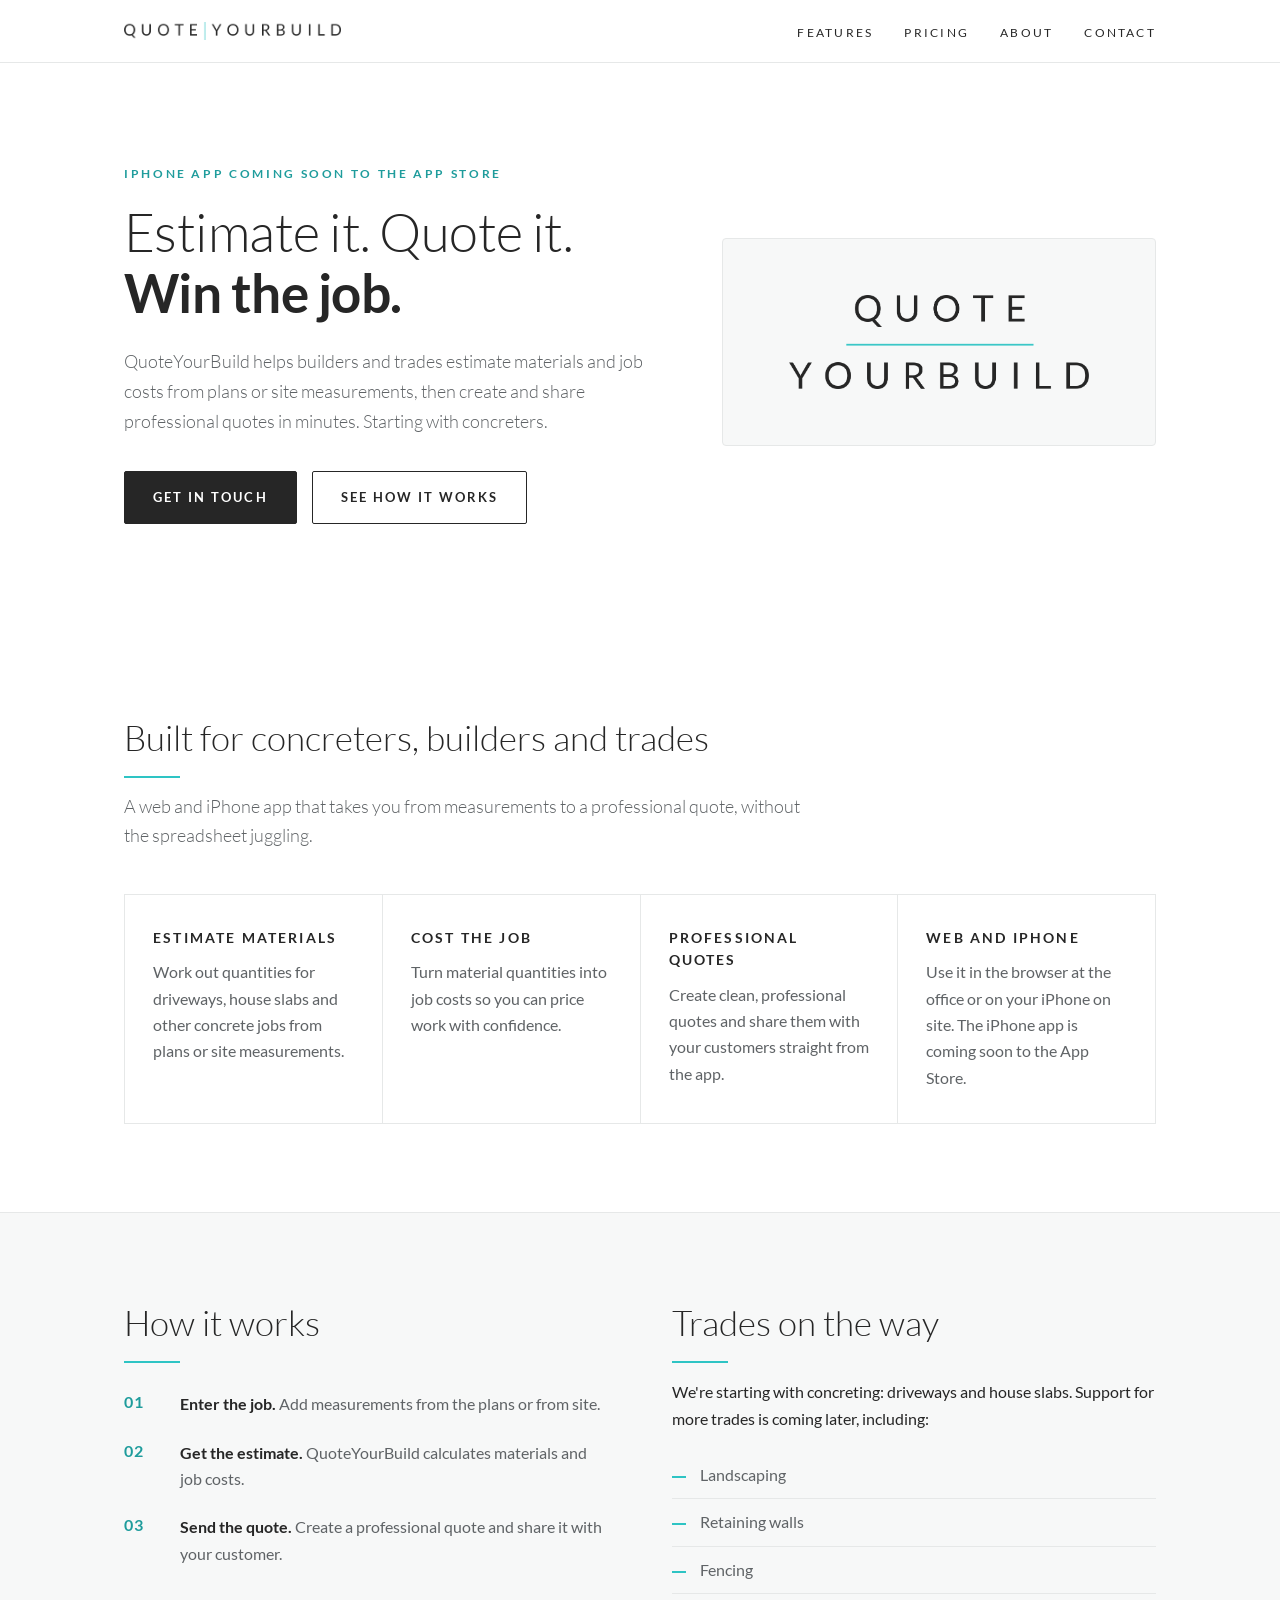
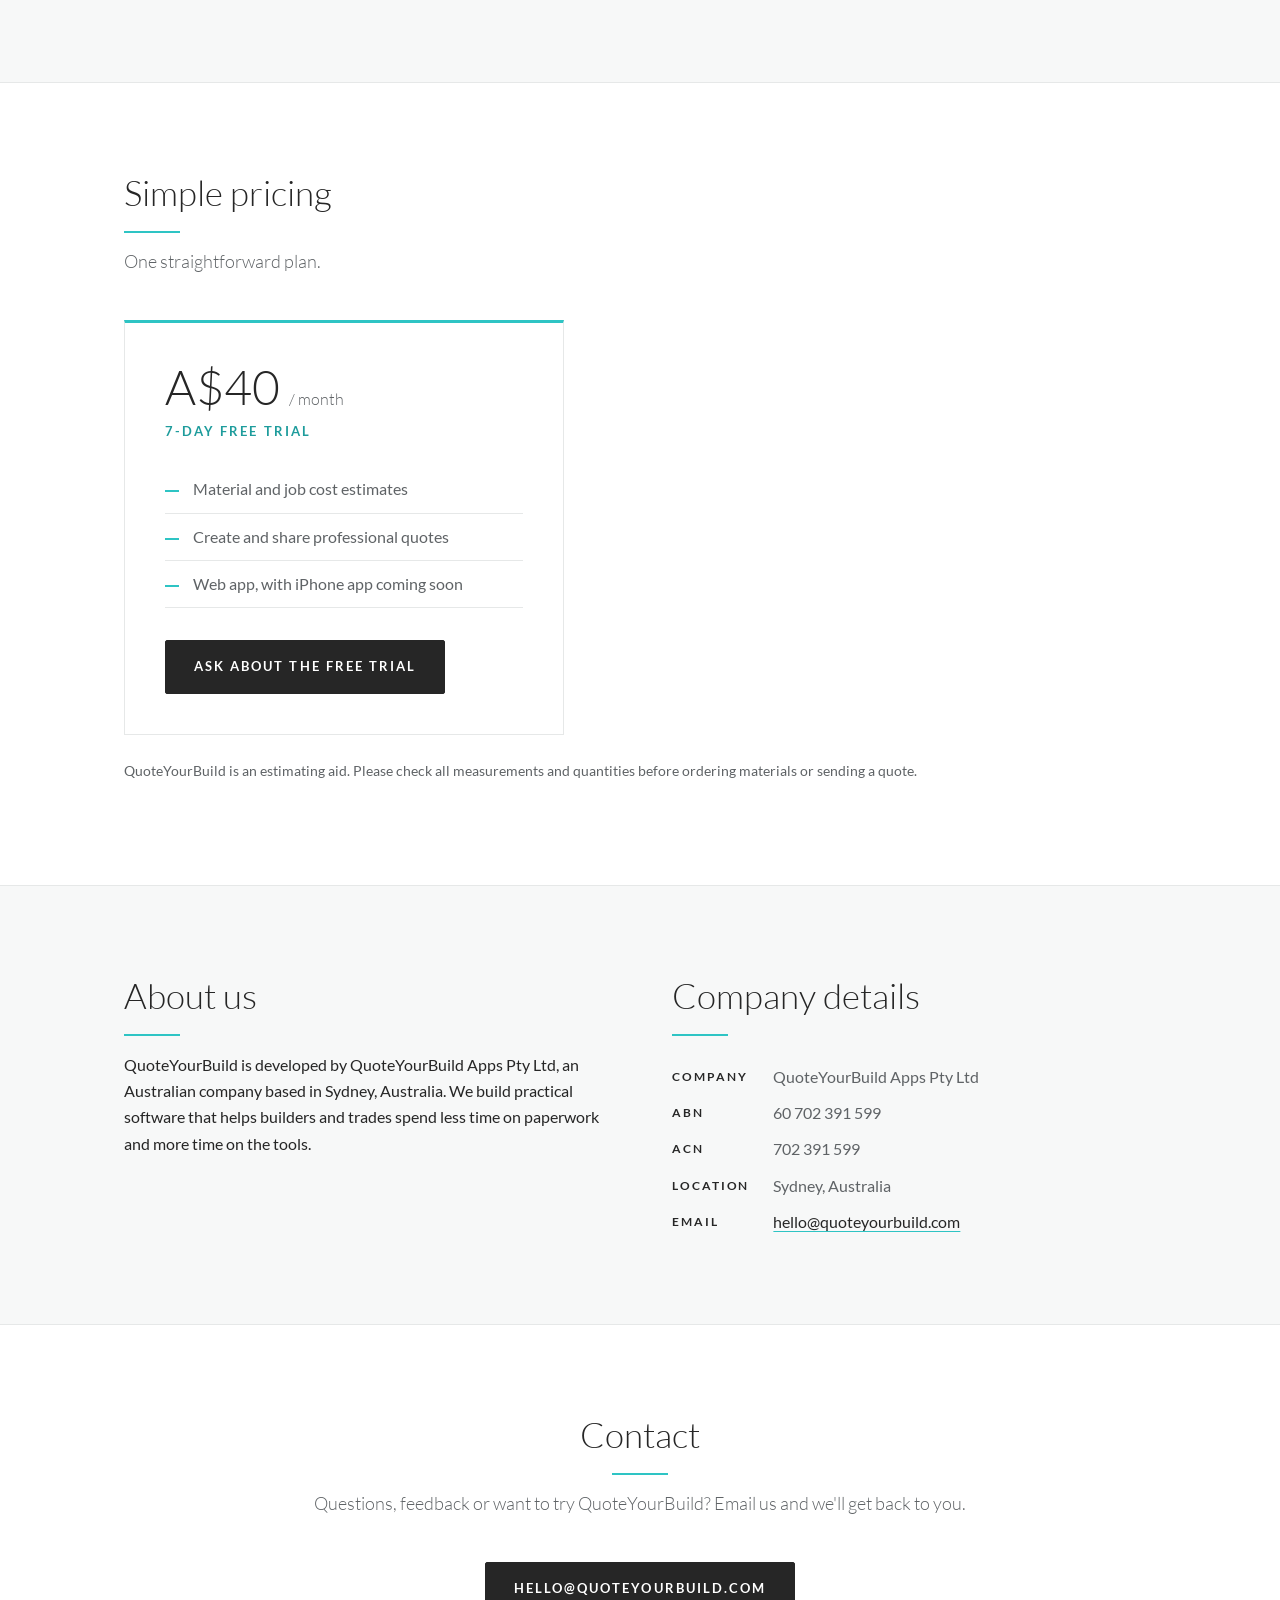
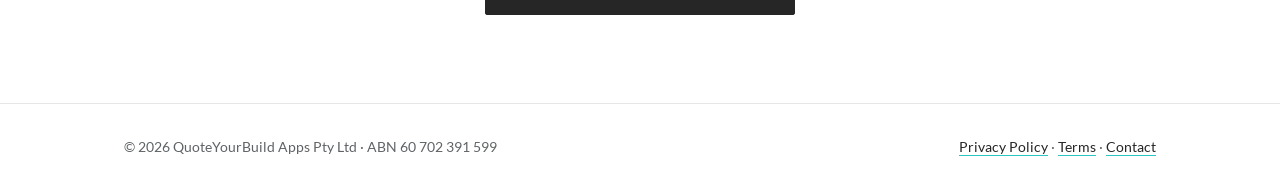
<file: index.html>
<!doctype html>
<html lang="en-AU">
<head>
<meta charset="utf-8">
<meta name="viewport" content="width=device-width,initial-scale=1">
<title>QuoteYourBuild – Estimating and quoting app for builders and trades</title>
<meta name="description" content="QuoteYourBuild is a web and iPhone app that helps builders and trades, starting with concreters, estimate materials and job costs and create professional quotes. Made by QuoteYourBuild Apps Pty Ltd, Sydney, Australia.">
<meta name="theme-color" content="#ffffff">
<link rel="icon" href="favicon.ico" sizes="any">
<link rel="icon" type="image/png" sizes="32x32" href="favicon-32.png">
<link rel="apple-touch-icon" href="apple-touch-icon.png">
<meta property="og:title" content="QuoteYourBuild">
<meta property="og:description" content="Estimate materials and job costs and create professional quotes. Built for concreters, builders and trades.">
<meta property="og:image" content="https://quoteyourbuild.com/assets/icon-512.png">
<meta property="og:url" content="https://quoteyourbuild.com/">
<link rel="preload" href="fonts/lato-400.woff2" as="font" type="font/woff2" crossorigin>
<link rel="stylesheet" href="styles.css">
</head>
<body>
<header class="site">
 <div class="wrap">
  <a class="brand" href="./" aria-label="QuoteYourBuild home"><img src="assets/logo-wordmark.png" alt="QuoteYourBuild" width="217" height="18"></a>
  <nav aria-label="Main">
   <a href="#features">Features</a>
   <a href="#pricing">Pricing</a>
   <a href="#about">About</a>
   <a href="#contact">Contact</a>
  </nav>
 </div>
</header>

<main>
<section class="hero">
 <div class="wrap">
  <div>
   <span class="eyebrow">iPhone app coming soon to the App Store</span>
   <h1>Estimate it. Quote it.<br><strong>Win the job.</strong></h1>
   <p>QuoteYourBuild helps builders and trades estimate materials and job costs from plans or site measurements, then create and share professional quotes in minutes. Starting with concreters.</p>
   <a class="btn" href="mailto:hello@quoteyourbuild.com?subject=QuoteYourBuild%20enquiry">Get in touch</a>
   <a class="btn ghost" href="#features">See how it works</a>
  </div>
  <div class="mark"><img src="assets/logo-stacked.png" alt="QuoteYourBuild logo" width="939" height="294"></div>
 </div>
</section>

<section id="features">
 <div class="wrap">
  <h2>Built for concreters, builders and trades</h2>
  <p class="lead">A web and iPhone app that takes you from measurements to a professional quote, without the spreadsheet juggling.</p>
  <div class="grid">
   <div class="card"><h3>Estimate materials</h3><p>Work out quantities for driveways, house slabs and other concrete jobs from plans or site measurements.</p></div>
   <div class="card"><h3>Cost the job</h3><p>Turn material quantities into job costs so you can price work with confidence.</p></div>
   <div class="card"><h3>Professional quotes</h3><p>Create clean, professional quotes and share them with your customers straight from the app.</p></div>
   <div class="card"><h3>Web and iPhone</h3><p>Use it in the browser at the office or on your iPhone on site. The iPhone app is coming soon to the App Store.</p></div>
  </div>
 </div>
</section>

<section class="alt">
 <div class="wrap two">
  <div>
   <h2>How it works</h2>
   <ol class="steps">
    <li><strong>Enter the job.</strong> Add measurements from the plans or from site.</li>
    <li><strong>Get the estimate.</strong> QuoteYourBuild calculates materials and job costs.</li>
    <li><strong>Send the quote.</strong> Create a professional quote and share it with your customer.</li>
   </ol>
  </div>
  <div>
   <h2>Trades on the way</h2>
   <p>We're starting with concreting: driveways and house slabs. Support for more trades is coming later, including:</p>
   <ul class="plain">
    <li>Landscaping</li>
    <li>Retaining walls</li>
    <li>Fencing</li>
   </ul>
  </div>
 </div>
</section>

<section id="pricing">
 <div class="wrap">
  <h2>Simple pricing</h2>
  <p class="lead">One straightforward plan.</p>
  <div class="price">
   <div class="amt">A$40 <small>/ month</small></div>
   <p class="trial">7-day free trial</p>
   <ul class="plain">
    <li>Material and job cost estimates</li>
    <li>Create and share professional quotes</li>
    <li>Web app, with iPhone app coming soon</li>
   </ul>
   <a class="btn" href="mailto:hello@quoteyourbuild.com?subject=QuoteYourBuild%20free%20trial">Ask about the free trial</a>
  </div>
  <p class="note" style="margin-top:24px">QuoteYourBuild is an estimating aid. Please check all measurements and quantities before ordering materials or sending a quote.</p>
 </div>
</section>

<section id="about" class="alt">
 <div class="wrap two">
  <div>
   <h2>About us</h2>
   <p>QuoteYourBuild is developed by QuoteYourBuild Apps Pty Ltd, an Australian company based in Sydney, Australia. We build practical software that helps builders and trades spend less time on paperwork and more time on the tools.</p>
  </div>
  <div class="company">
   <h2>Company details</h2>
   <dl>
    <dt>Company</dt><dd>QuoteYourBuild Apps Pty Ltd</dd>
    <dt>ABN</dt><dd>60 702 391 599</dd>
    <dt>ACN</dt><dd>702 391 599</dd>
    <dt>Location</dt><dd>Sydney, Australia</dd>
    <dt>Email</dt><dd><a href="mailto:hello@quoteyourbuild.com">hello@quoteyourbuild.com</a></dd>
   </dl>
  </div>
 </div>
</section>

<section id="contact">
 <div class="wrap">
  <h2>Contact</h2>
  <p class="lead">Questions, feedback or want to try QuoteYourBuild? Email us and we'll get back to you.</p>
  <a class="btn" href="mailto:hello@quoteyourbuild.com">hello@quoteyourbuild.com</a>
 </div>
</section>
</main>

<footer class="site">
 <div class="wrap">
  <span>© 2026 QuoteYourBuild Apps Pty Ltd · ABN 60 702 391 599</span>
  <span><a href="privacy.html">Privacy Policy</a> · <a href="privacy.html#terms">Terms</a> · <a href="mailto:hello@quoteyourbuild.com">Contact</a></span>
 </div>
</footer>
</body>
</html>
</file>
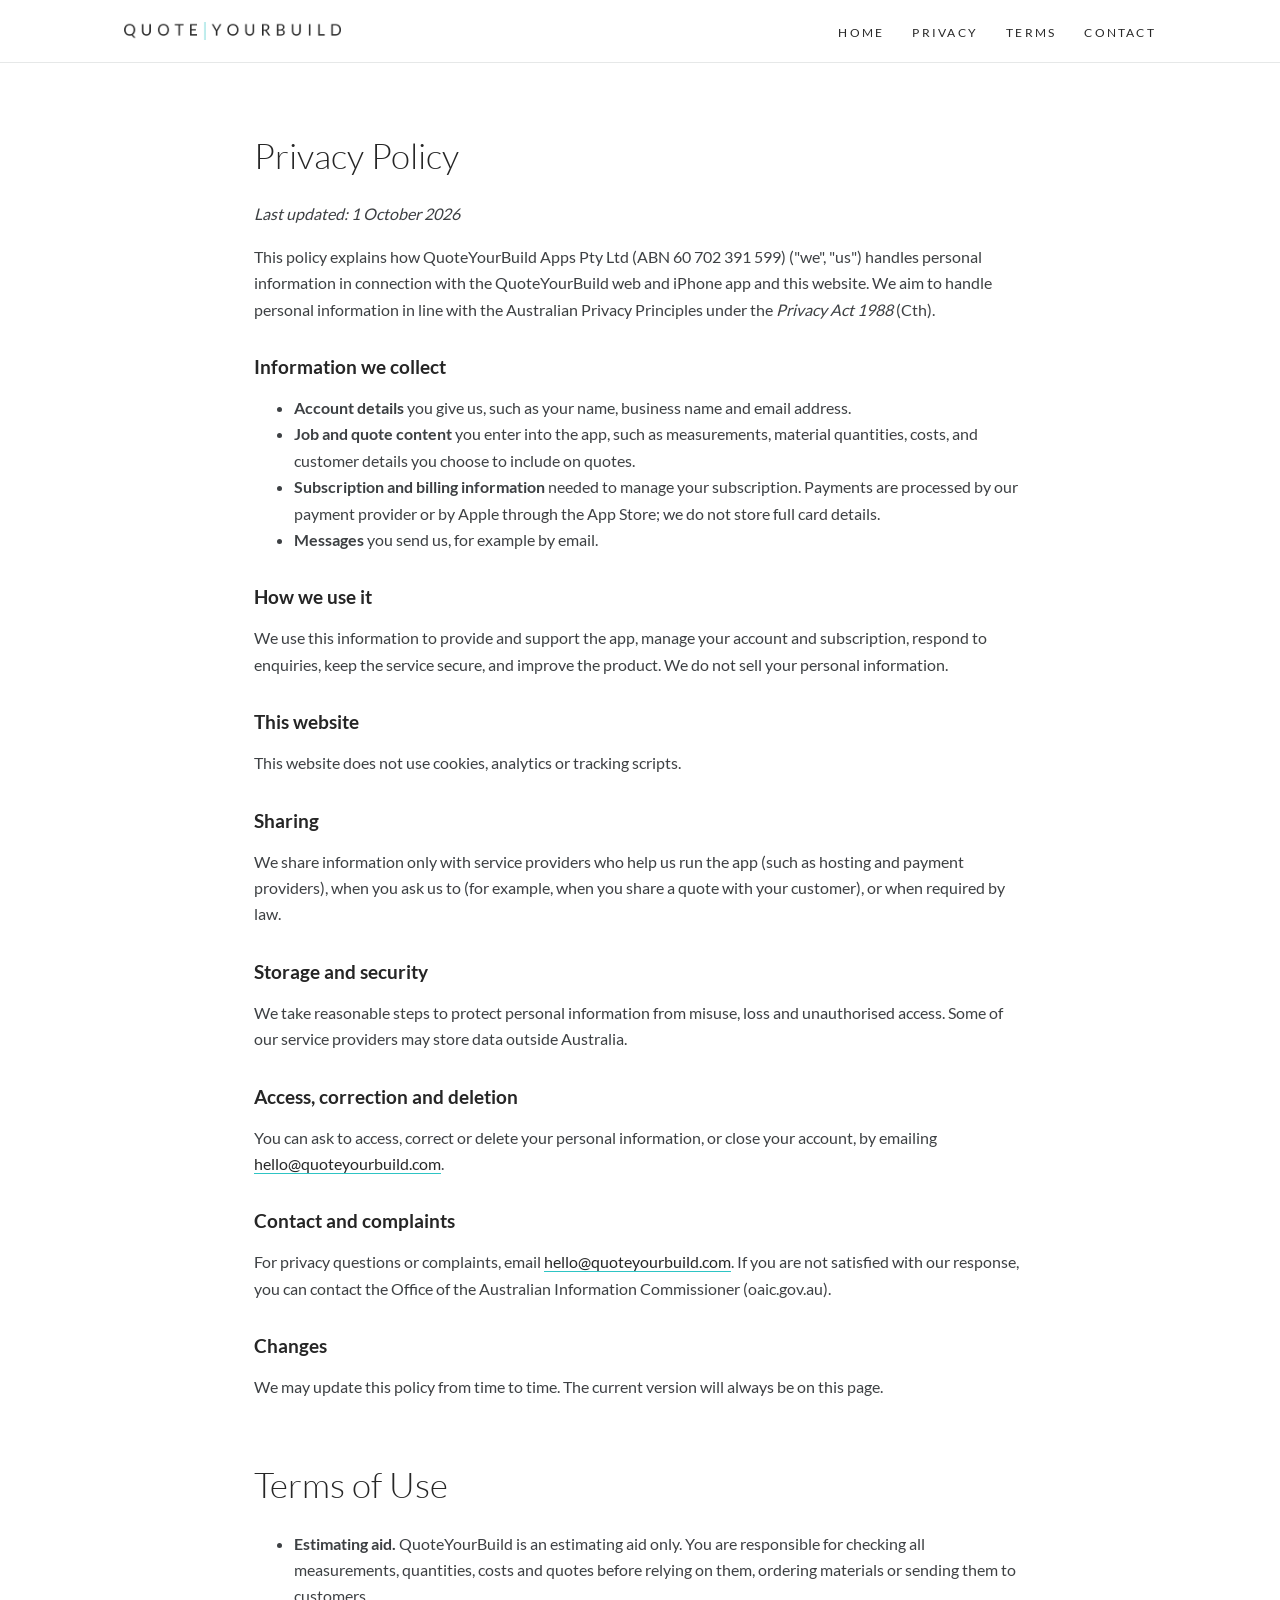
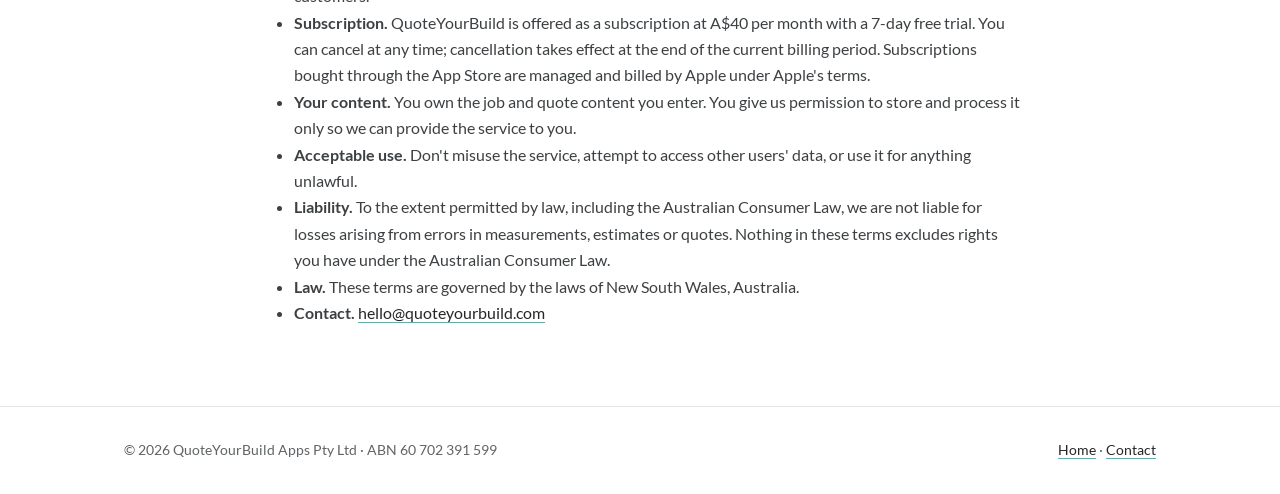
<file: privacy.html>
<!doctype html>
<html lang="en-AU">
<head>
<meta charset="utf-8">
<meta name="viewport" content="width=device-width,initial-scale=1">
<title>Privacy Policy and Terms – QuoteYourBuild</title>
<meta name="description" content="Privacy Policy and Terms of use for QuoteYourBuild, by QuoteYourBuild Apps Pty Ltd.">
<meta name="theme-color" content="#ffffff">
<link rel="icon" href="favicon.ico" sizes="any">
<link rel="icon" type="image/png" sizes="32x32" href="favicon-32.png">
<link rel="apple-touch-icon" href="apple-touch-icon.png">
<link rel="stylesheet" href="styles.css">
</head>
<body>
<header class="site">
 <div class="wrap">
  <a class="brand" href="./" aria-label="QuoteYourBuild home"><img src="assets/logo-wordmark.png" alt="QuoteYourBuild" width="217" height="18"></a>
  <nav aria-label="Main"><a href="./">Home</a><a href="#privacy">Privacy</a><a href="#terms">Terms</a><a href="mailto:hello@quoteyourbuild.com">Contact</a></nav>
 </div>
</header>
<main class="wrap legal">
<h1 id="privacy">Privacy Policy</h1>
<p><em>Last updated: 1 October 2026</em></p>
<p>This policy explains how QuoteYourBuild Apps Pty Ltd (ABN 60 702 391 599) ("we", "us") handles personal information in connection with the QuoteYourBuild web and iPhone app and this website. We aim to handle personal information in line with the Australian Privacy Principles under the <em>Privacy Act 1988</em> (Cth).</p>

<h2>Information we collect</h2>
<ul>
 <li><strong>Account details</strong> you give us, such as your name, business name and email address.</li>
 <li><strong>Job and quote content</strong> you enter into the app, such as measurements, material quantities, costs, and customer details you choose to include on quotes.</li>
 <li><strong>Subscription and billing information</strong> needed to manage your subscription. Payments are processed by our payment provider or by Apple through the App Store; we do not store full card details.</li>
 <li><strong>Messages</strong> you send us, for example by email.</li>
</ul>

<h2>How we use it</h2>
<p>We use this information to provide and support the app, manage your account and subscription, respond to enquiries, keep the service secure, and improve the product. We do not sell your personal information.</p>

<h2>This website</h2>
<p>This website does not use cookies, analytics or tracking scripts.</p>

<h2>Sharing</h2>
<p>We share information only with service providers who help us run the app (such as hosting and payment providers), when you ask us to (for example, when you share a quote with your customer), or when required by law.</p>

<h2>Storage and security</h2>
<p>We take reasonable steps to protect personal information from misuse, loss and unauthorised access. Some of our service providers may store data outside Australia.</p>

<h2>Access, correction and deletion</h2>
<p>You can ask to access, correct or delete your personal information, or close your account, by emailing <a href="mailto:hello@quoteyourbuild.com">hello@quoteyourbuild.com</a>.</p>

<h2>Contact and complaints</h2>
<p>For privacy questions or complaints, email <a href="mailto:hello@quoteyourbuild.com">hello@quoteyourbuild.com</a>. If you are not satisfied with our response, you can contact the Office of the Australian Information Commissioner (oaic.gov.au).</p>

<h2>Changes</h2>
<p>We may update this policy from time to time. The current version will always be on this page.</p>

<h1 id="terms" style="margin-top:56px">Terms of Use</h1>
<ul>
 <li><strong>Estimating aid.</strong> QuoteYourBuild is an estimating aid only. You are responsible for checking all measurements, quantities, costs and quotes before relying on them, ordering materials or sending them to customers.</li>
 <li><strong>Subscription.</strong> QuoteYourBuild is offered as a subscription at A$40 per month with a 7-day free trial. You can cancel at any time; cancellation takes effect at the end of the current billing period. Subscriptions bought through the App Store are managed and billed by Apple under Apple's terms.</li>
 <li><strong>Your content.</strong> You own the job and quote content you enter. You give us permission to store and process it only so we can provide the service to you.</li>
 <li><strong>Acceptable use.</strong> Don't misuse the service, attempt to access other users' data, or use it for anything unlawful.</li>
 <li><strong>Liability.</strong> To the extent permitted by law, including the Australian Consumer Law, we are not liable for losses arising from errors in measurements, estimates or quotes. Nothing in these terms excludes rights you have under the Australian Consumer Law.</li>
 <li><strong>Law.</strong> These terms are governed by the laws of New South Wales, Australia.</li>
 <li><strong>Contact.</strong> <a href="mailto:hello@quoteyourbuild.com">hello@quoteyourbuild.com</a></li>
</ul>
</main>
<footer class="site">
 <div class="wrap">
  <span>© 2026 QuoteYourBuild Apps Pty Ltd · ABN 60 702 391 599</span>
  <span><a href="./">Home</a> · <a href="mailto:hello@quoteyourbuild.com">Contact</a></span>
 </div>
</footer>
</body>
</html>
</file>
<file: styles.css>
@font-face{font-family:'Lato';font-style:normal;font-weight:300;font-display:swap;src:url(fonts/lato-300.woff2) format('woff2')}
@font-face{font-family:'Lato';font-style:normal;font-weight:400;font-display:swap;src:url(fonts/lato-400.woff2) format('woff2')}
@font-face{font-family:'Lato';font-style:normal;font-weight:700;font-display:swap;src:url(fonts/lato-700.woff2) format('woff2')}
:root{--ink:#262626;--muted:#5f6366;--aqua:#2EC4C4;--aqua-dark:#1E9C9C;--off:#F7F8F8;--line:#E6E8E8;--white:#fff}
*{box-sizing:border-box}
html{scroll-behavior:smooth}
body{margin:0;font-family:'Lato',-apple-system,BlinkMacSystemFont,"Segoe UI",Helvetica,Arial,sans-serif;color:var(--ink);line-height:1.65;background:var(--white);font-weight:400;-webkit-font-smoothing:antialiased}
a{color:var(--ink);text-decoration-color:var(--aqua);text-underline-offset:3px}
a:hover{color:var(--aqua-dark)}
.wrap{max-width:1080px;margin:0 auto;padding:0 24px}
header.site{background:rgba(255,255,255,.96);border-bottom:1px solid var(--line);position:sticky;top:0;z-index:10;backdrop-filter:saturate(1.2) blur(6px)}
header.site .wrap{display:flex;align-items:center;justify-content:space-between;gap:16px;padding-top:18px;padding-bottom:18px;flex-wrap:wrap}
.brand{display:block;line-height:0}
.brand img{height:18px;width:auto}
nav a{color:var(--ink);text-decoration:none;margin-left:28px;font-size:.78rem;letter-spacing:.18em;text-transform:uppercase}
nav a:hover{color:var(--aqua-dark)}
.eyebrow{display:inline-block;font-size:.75rem;letter-spacing:.22em;text-transform:uppercase;color:var(--aqua-dark);font-weight:700;margin-bottom:18px}
.hero{padding:96px 0 104px;background:var(--white)}
.hero .wrap{display:grid;grid-template-columns:1.25fr 1fr;gap:56px;align-items:center}
.hero h1{font-size:clamp(2.1rem,4.6vw,3.3rem);line-height:1.15;margin:0 0 22px;font-weight:300;letter-spacing:-.01em}
.hero h1 strong{font-weight:700}
.hero p{font-size:1.15rem;color:var(--muted);margin:0 0 34px;max-width:540px;font-weight:300}
.hero .mark{background:var(--off);border:1px solid var(--line);border-radius:4px;padding:56px 40px;display:flex;align-items:center;justify-content:center}
.hero .mark img{width:100%;max-width:300px;height:auto}
.btn{display:inline-block;background:var(--ink);color:var(--white);font-weight:700;font-size:.8rem;letter-spacing:.16em;text-transform:uppercase;padding:15px 28px;border-radius:2px;text-decoration:none;border:1px solid var(--ink);transition:background .15s,border-color .15s}
.btn:hover{background:var(--aqua-dark);border-color:var(--aqua-dark);color:var(--white)}
.btn.ghost{background:transparent;color:var(--ink);margin-left:12px}
.btn.ghost:hover{border-color:var(--aqua-dark);color:var(--aqua-dark);background:transparent}
section{padding:88px 0}
section.alt{background:var(--off);border-top:1px solid var(--line);border-bottom:1px solid var(--line)}
h2{font-size:clamp(1.6rem,3vw,2.2rem);font-weight:300;margin:0 0 14px;line-height:1.25}
h2::after{content:"";display:block;width:56px;height:2px;background:var(--aqua);margin-top:16px}
.lead{font-size:1.1rem;color:var(--muted);max-width:680px;margin:0 0 44px;font-weight:300}
.grid{display:grid;grid-template-columns:repeat(auto-fit,minmax(230px,1fr));gap:1px;background:var(--line);border:1px solid var(--line)}
.card{background:var(--white);padding:32px 28px}
.card h3{margin:0 0 10px;font-size:.85rem;letter-spacing:.16em;text-transform:uppercase;font-weight:700}
.card p{margin:0;color:var(--muted)}
.steps{counter-reset:s;list-style:none;padding:0;margin:28px 0 0}
.steps li{counter-increment:s;position:relative;padding:0 0 22px 56px;color:var(--muted)}
.steps li::before{content:counter(s,decimal-leading-zero);position:absolute;left:0;top:-2px;font-weight:700;color:var(--aqua-dark);letter-spacing:.08em}
.steps strong{color:var(--ink)}
ul.plain{padding-left:0;list-style:none;margin:20px 0 0}
ul.plain li{padding:10px 0;border-bottom:1px solid var(--line);color:var(--muted)}
ul.plain li::before{content:"";display:inline-block;width:14px;height:2px;background:var(--aqua);vertical-align:middle;margin-right:14px}
.price{max-width:440px;background:var(--white);padding:40px;border:1px solid var(--line);border-top:3px solid var(--aqua)}
.price .amt{font-size:3rem;font-weight:300;line-height:1}
.price .amt small{font-size:1rem;color:var(--muted)}
.price .trial{margin:10px 0 0;font-size:.8rem;letter-spacing:.16em;text-transform:uppercase;color:var(--aqua-dark);font-weight:700}
.price ul.plain{margin:24px 0 32px}
.note{font-size:.9rem;color:var(--muted)}
.two{display:grid;grid-template-columns:1fr 1fr;gap:64px;align-items:start}
.company dl{display:grid;grid-template-columns:max-content 1fr;gap:10px 24px;margin:28px 0 0}
.company dt{font-size:.75rem;letter-spacing:.16em;text-transform:uppercase;font-weight:700;padding-top:3px}
.company dd{margin:0;color:var(--muted)}
#contact{text-align:center}
#contact h2::after{margin-left:auto;margin-right:auto}
#contact .lead{margin-left:auto;margin-right:auto}
footer.site{background:var(--white);border-top:1px solid var(--line);color:var(--muted);padding:32px 0;font-size:.85rem}
footer.site .wrap{display:flex;justify-content:space-between;flex-wrap:wrap;gap:12px}
footer.site a{color:var(--ink)}
.legal{padding:64px 24px;max-width:820px}
.legal h1{font-weight:300;font-size:2.2rem;margin:0 0 6px}
.legal h2{font-size:1.2rem;font-weight:700;margin-top:32px}
.legal h2::after{display:none}
.legal p,.legal li{color:#3d4043}
@media (max-width:760px){
 .hero{padding:56px 0 64px}
 .hero .wrap,.two{grid-template-columns:1fr;gap:36px}
 .hero .mark{order:-1;padding:36px 24px}
 .hero .mark img{max-width:200px}
 nav a{margin:0 16px 0 0;font-size:.72rem;letter-spacing:.14em}
 .btn.ghost{margin:12px 0 0}
 section{padding:64px 0}
}
</file>
